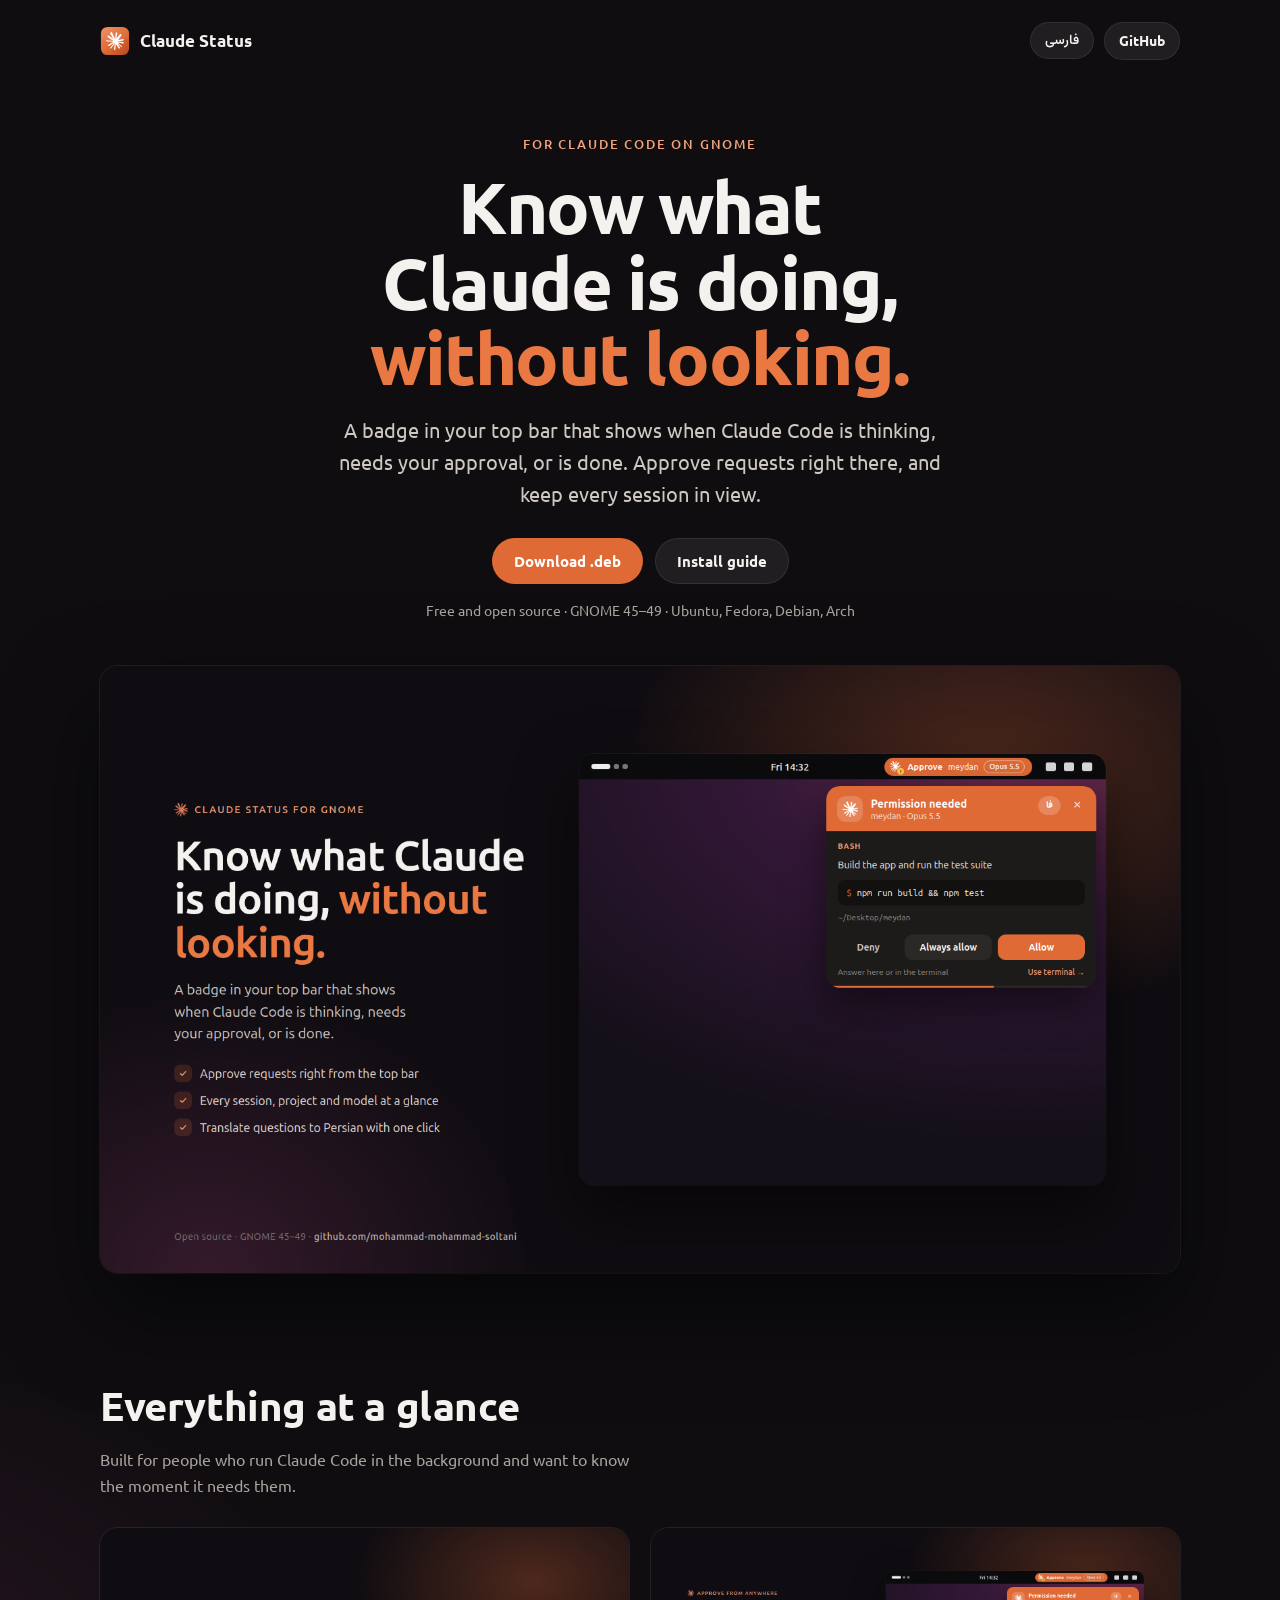
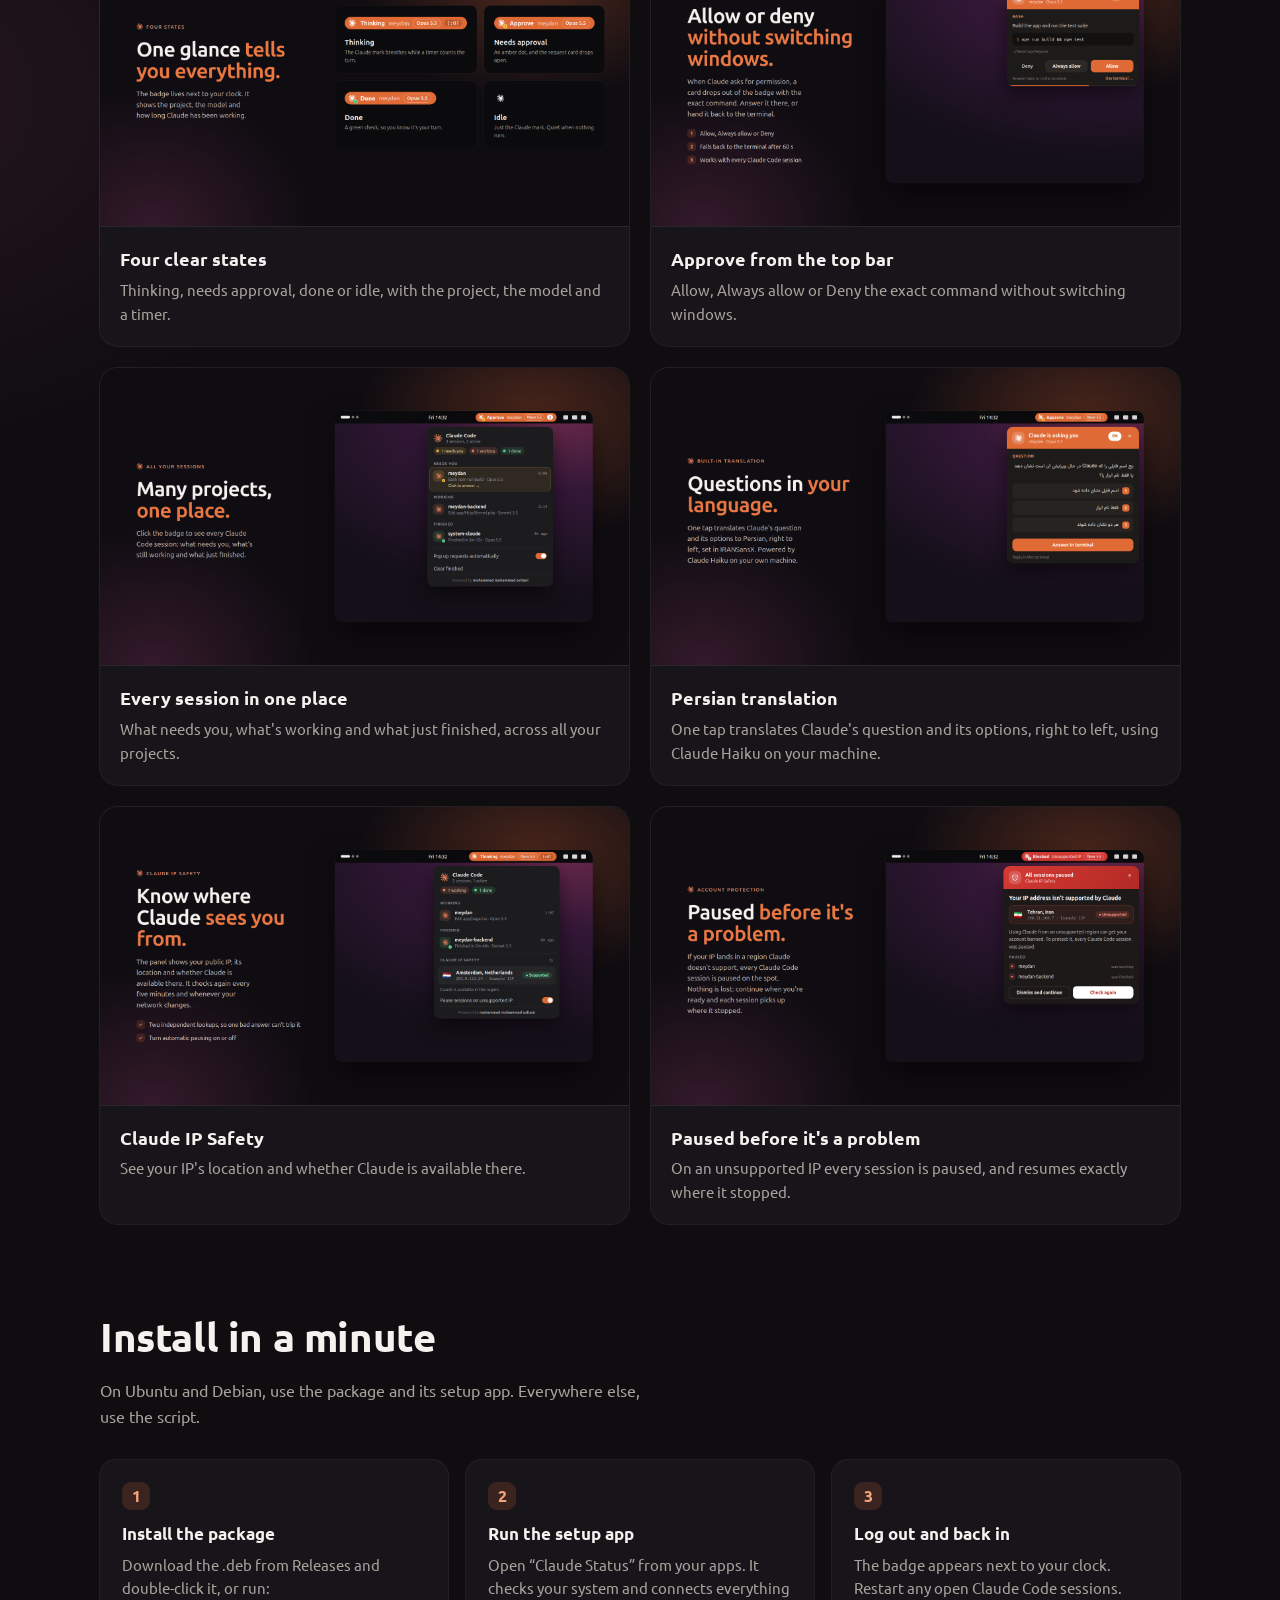
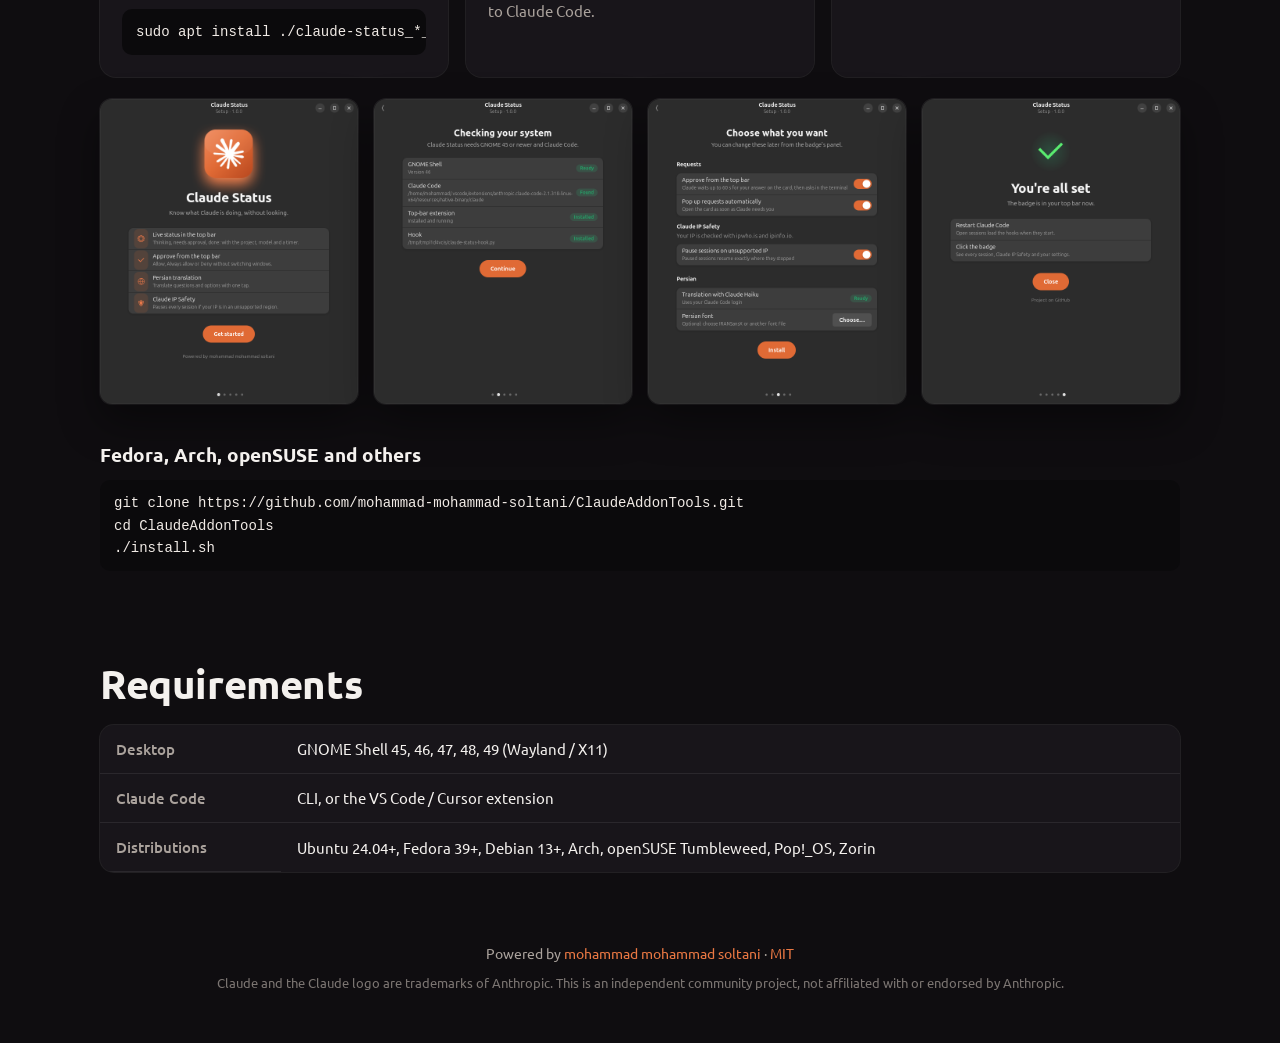
<file: index.html>
<!doctype html>
<html lang="en">
<head>
<meta charset="utf-8">
<meta name="viewport" content="width=device-width, initial-scale=1">
<title>Claude Status for GNOME</title>
<meta name="description" content="A GNOME top-bar badge for Claude Code: see when Claude is thinking, needs approval or is done, and approve requests from the top bar.">
<meta property="og:title" content="Claude Status for GNOME">
<meta property="og:description" content="Know what Claude is doing, without looking.">
<meta property="og:image" content="images/hero.png">
<link rel="icon" href="images/icon.svg">
<link rel="preconnect" href="https://fonts.googleapis.com">
<link rel="stylesheet" href="https://fonts.googleapis.com/css2?family=Ubuntu:wght@400;500;700&family=Ubuntu+Mono&family=Vazirmatn:wght@400;600;800&display=swap">
<style>
:root{--bg:#0f0d10;--panel:#18151a;--line:rgba(255,255,255,.08);--ink:#f4f1ee;--sub:#aaa29c;--o:#e06a35;--o2:#ea7843;
  --ui:"Ubuntu",system-ui,sans-serif;--fa:"Vazirmatn","Ubuntu",sans-serif;--mono:"Ubuntu Mono",ui-monospace,monospace}
*{box-sizing:border-box}
html{scroll-behavior:smooth}
body{margin:0;background:var(--bg);color:var(--ink);font-family:var(--ui);line-height:1.6;
  background-image:radial-gradient(900px 600px at 85% -10%,rgba(224,106,53,.22),transparent 60%),radial-gradient(800px 600px at -10% 40%,rgba(120,50,90,.22),transparent 60%)}
html[lang=fa] body{font-family:var(--fa)}
a{color:var(--o2);text-decoration:none}a:hover{text-decoration:underline}
.wrap{max-width:1120px;margin:0 auto;padding:0 max(20px,env(safe-area-inset-left))}
nav{display:flex;align-items:center;justify-content:space-between;padding:22px 0;gap:12px}
.brand{display:flex;align-items:center;gap:10px;font-weight:700;font-size:17px;color:var(--ink)}
.brand img{width:30px;height:30px}
.nav-r{display:flex;gap:10px;align-items:center}
.btn{display:inline-flex;align-items:center;gap:8px;border-radius:999px;padding:11px 22px;font-weight:600;font-size:15px;border:0;cursor:pointer;font-family:inherit;text-decoration:none!important}
.btn.p{background:var(--o);color:#fff}.btn.p:hover{background:var(--o2)}
.btn.g{background:rgba(255,255,255,.07);color:var(--ink);box-shadow:inset 0 0 0 1px var(--line)}.btn.g:hover{background:rgba(255,255,255,.12)}
.btn.s{padding:8px 15px;font-size:13.5px}
.hero{padding:48px 0 30px;text-align:center}
.eyebrow{display:inline-block;color:#f3a27c;font-size:13px;letter-spacing:.14em;text-transform:uppercase;font-weight:500}
html[lang=fa] .eyebrow{letter-spacing:0;text-transform:none;font-size:15px}
h1{font-size:clamp(38px,6.4vw,72px);line-height:1.05;margin:14px auto 18px;max-width:14ch;letter-spacing:-.02em;text-wrap:balance}
html[lang=fa] h1{line-height:1.3;letter-spacing:0;font-weight:800}
h1 em{font-style:normal;color:var(--o2)}
.lead{font-size:clamp(17px,2vw,20px);color:#cfc8c2;max-width:56ch;margin:0 auto 28px}
.cta{display:flex;gap:12px;justify-content:center;flex-wrap:wrap}
.meta{color:var(--sub);font-size:13.5px;margin-top:16px}
.shot{margin:44px auto 0;border-radius:18px;overflow:hidden;box-shadow:0 40px 90px rgba(0,0,0,.55),0 0 0 1px var(--line)}
.shot img{display:block;width:100%;height:auto}
section{padding:70px 0 10px}
h2{font-size:clamp(28px,3.6vw,40px);margin:0 0 10px;letter-spacing:-.01em;text-wrap:balance}
.sub{color:var(--sub);max-width:60ch;margin:0 0 30px}
.grid{display:grid;grid-template-columns:repeat(auto-fit,minmax(min(100%,460px),1fr));gap:22px}
.card{background:var(--panel);border-radius:18px;overflow:hidden;box-shadow:0 0 0 1px var(--line)}
.card img{display:block;width:100%;height:auto;border-bottom:1px solid var(--line)}
.card div{padding:18px 20px 20px}
.card h3{margin:0 0 4px;font-size:18px}.card p{margin:0;color:var(--sub);font-size:15px}
.steps{display:grid;grid-template-columns:repeat(auto-fit,minmax(min(100%,300px),1fr));gap:18px}
.step{background:var(--panel);border-radius:16px;padding:22px;box-shadow:0 0 0 1px var(--line);min-width:0}
.step b{display:inline-grid;place-items:center;width:28px;height:28px;border-radius:9px;background:rgba(224,106,53,.18);color:#f3a27c;margin-bottom:10px}
.step h3{margin:0 0 6px;font-size:17px}.step p{margin:0 0 10px;color:var(--sub);font-size:14.5px}
pre{margin:0;background:#0b0a0c;border-radius:10px;padding:12px 14px;overflow-x:auto;font-family:var(--mono);font-size:14px;color:#f1ebe6;direction:ltr;text-align:left}
.wiz{display:grid;grid-template-columns:repeat(auto-fit,minmax(min(100%,220px),1fr));gap:16px;margin-top:22px}
.wiz img{width:100%;height:auto;border-radius:12px;box-shadow:0 18px 40px rgba(0,0,0,.4),0 0 0 1px var(--line)}
table{width:100%;border-collapse:collapse;font-size:15px}
.tbl{overflow-x:auto;background:var(--panel);border-radius:14px;box-shadow:0 0 0 1px var(--line)}
td,th{padding:12px 16px;border-bottom:1px solid var(--line);text-align:start}th{color:var(--sub);font-weight:500}
tr:last-child td{border-bottom:0}
footer{padding:60px 0 50px;color:var(--sub);font-size:14px;text-align:center}
footer .tm{font-size:12.5px;opacity:.7;margin-top:8px}
.lang{font-family:var(--fa)}
:focus-visible{outline:2px solid var(--o2);outline-offset:3px}
@media (max-width:560px){.nav-r .gh{display:none}}
</style>
</head>
<body>
<div class="wrap">
  <nav>
    <a class="brand" href="#"><img src="images/icon.svg" alt="">Claude Status</a>
    <div class="nav-r">
      <button class="btn g s lang" id="lang" type="button">فارسی</button>
      <a class="btn g s gh" href="https://github.com/mohammad-mohammad-soltani/ClaudeAddonTools">GitHub</a>
    </div>
  </nav>

  <header class="hero">
    <span class="eyebrow" data-i="eyebrow">For Claude Code on GNOME</span>
    <h1 data-i="h1">Know what Claude is doing, <em>without looking.</em></h1>
    <p class="lead" data-i="lead">A badge in your top bar that shows when Claude Code is thinking, needs your approval, or is done. Approve requests right there, and keep every session in view.</p>
    <div class="cta">
      <a class="btn p" href="https://github.com/mohammad-mohammad-soltani/ClaudeAddonTools/releases/latest" data-i="dl">Download .deb</a>
      <a class="btn g" href="#install" data-i="how">Install guide</a>
    </div>
    <p class="meta" data-i="meta">Free and open source · GNOME 45–49 · Ubuntu, Fedora, Debian, Arch</p>
    <div class="shot"><img data-img="hero" src="images/hero.png" alt="Claude Status badge and approval card in the GNOME top bar" width="1600" height="900"></div>
  </header>

  <section>
    <h2 data-i="fh">Everything at a glance</h2>
    <p class="sub" data-i="fs">Built for people who run Claude Code in the background and want to know the moment it needs them.</p>
    <div class="grid">
      <div class="card"><img data-img="states" src="images/states.png" alt="" loading="lazy" width="1600" height="900"><div><h3 data-i="c1h">Four clear states</h3><p data-i="c1p">Thinking, needs approval, done or idle, with the project, the model and a timer.</p></div></div>
      <div class="card"><img data-img="approve" src="images/approve.png" alt="" loading="lazy" width="1600" height="900"><div><h3 data-i="c2h">Approve from the top bar</h3><p data-i="c2p">Allow, Always allow or Deny the exact command without switching windows.</p></div></div>
      <div class="card"><img data-img="sessions" src="images/sessions.png" alt="" loading="lazy" width="1600" height="900"><div><h3 data-i="c3h">Every session in one place</h3><p data-i="c3p">What needs you, what's working and what just finished, across all your projects.</p></div></div>
      <div class="card"><img data-img="translate" src="images/translate.png" alt="" loading="lazy" width="1600" height="900"><div><h3 data-i="c4h">Persian translation</h3><p data-i="c4p">One tap translates Claude's question and its options, right to left, using Claude Haiku on your machine.</p></div></div>
      <div class="card"><img data-img="ipsafety" src="images/ipsafety.png" alt="" loading="lazy" width="1600" height="900"><div><h3 data-i="c5h">Claude IP Safety</h3><p data-i="c5p">See your IP's location and whether Claude is available there.</p></div></div>
      <div class="card"><img data-img="paused" src="images/paused.png" alt="" loading="lazy" width="1600" height="900"><div><h3 data-i="c6h">Paused before it's a problem</h3><p data-i="c6p">On an unsupported IP every session is paused, and resumes exactly where it stopped.</p></div></div>
    </div>
  </section>

  <section id="install">
    <h2 data-i="ih">Install in a minute</h2>
    <p class="sub" data-i="is">On Ubuntu and Debian, use the package and its setup app. Everywhere else, use the script.</p>
    <div class="steps">
      <div class="step"><b>1</b><h3 data-i="s1h">Install the package</h3><p data-i="s1p">Download the .deb from Releases and double-click it, or run:</p><pre>sudo apt install ./claude-status_*_all.deb</pre></div>
      <div class="step"><b>2</b><h3 data-i="s2h">Run the setup app</h3><p data-i="s2p">Open “Claude Status” from your apps. It checks your system and connects everything to Claude Code.</p></div>
      <div class="step"><b>3</b><h3 data-i="s3h">Log out and back in</h3><p data-i="s3p">The badge appears next to your clock. Restart any open Claude Code sessions.</p></div>
    </div>
    <div class="wiz">
      <img src="images/setup-welcome.png" alt="Setup: welcome" loading="lazy" width="660" height="780">
      <img src="images/setup-check.png" alt="Setup: system check" loading="lazy" width="660" height="780">
      <img src="images/setup-options.png" alt="Setup: options" loading="lazy" width="660" height="780">
      <img src="images/setup-done.png" alt="Setup: done" loading="lazy" width="660" height="780">
    </div>
    <h3 style="margin:36px 0 10px" data-i="oh">Fedora, Arch, openSUSE and others</h3>
    <pre>git clone https://github.com/mohammad-mohammad-soltani/ClaudeAddonTools.git
cd ClaudeAddonTools
./install.sh</pre>
  </section>

  <section>
    <h2 data-i="rh">Requirements</h2>
    <div class="tbl"><table>
      <tr><th data-i="r1">Desktop</th><td>GNOME Shell 45, 46, 47, 48, 49 (Wayland / X11)</td></tr>
      <tr><th>Claude Code</th><td data-i="r2v">CLI, or the VS Code / Cursor extension</td></tr>
      <tr><th data-i="r3">Distributions</th><td>Ubuntu 24.04+, Fedora 39+, Debian 13+, Arch, openSUSE Tumbleweed, Pop!_OS, Zorin</td></tr>
    </table></div>
  </section>

  <footer>
    <div><span data-i="by">Powered by</span> <a href="https://github.com/mohammad-mohammad-soltani">mohammad mohammad soltani</a> · <a href="https://github.com/mohammad-mohammad-soltani/ClaudeAddonTools/blob/main/LICENSE">MIT</a></div>
    <div class="tm" data-i="tm">Claude and the Claude logo are trademarks of Anthropic. This is an independent community project, not affiliated with or endorsed by Anthropic.</div>
  </footer>
</div>

<script>
const FA={eyebrow:'برای Claude Code روی گنوم',h1:'بدانید Claude چه می‌کند، <em>بدون اینکه نگاه کنید.</em>',
lead:'بجی در نوار بالای سیستم که نشان می‌دهد Claude Code در حال فکر کردن است، منتظر اجازهٔ شماست یا کارش تمام شده. درخواست‌ها را همان‌جا تأیید کنید و همهٔ جلسه‌ها را زیر نظر داشته باشید.',
dl:'دانلود بستهٔ deb',how:'راهنمای نصب',meta:'رایگان و متن‌باز · گنوم ۴۵ تا ۴۹ · اوبونتو، فدورا، دبیان، آرچ',
fh:'همه‌چیز در یک نگاه',fs:'برای کسانی که Claude Code را در پس‌زمینه اجرا می‌کنند و می‌خواهند همان لحظه که به آن‌ها نیاز دارد باخبر شوند.',
c1h:'چهار وضعیت روشن',c1p:'در حال فکر، منتظر اجازه، تمام شد یا بیکار؛ همراه با پروژه، مدل و زمان‌سنج.',
c2h:'تأیید از نوار بالا',c2p:'دستور دقیق را بدون عوض کردن پنجره مجاز، همیشه مجاز یا رد کنید.',
c3h:'همهٔ جلسه‌ها یک‌جا',c3p:'کدام منتظر شماست، کدام کار می‌کند و کدام تمام شده؛ در همهٔ پروژه‌ها.',
c4h:'ترجمهٔ فارسی',c4p:'با یک کلیک، سؤال Claude و گزینه‌هایش راست‌چین ترجمه می‌شوند؛ با Claude Haiku روی سیستم خودتان.',
c5h:'Claude IP Safety',c5p:'موقعیت IP خود و در دسترس بودن Claude در آن را ببینید.',
c6h:'توقف پیش از آنکه دیر شود',c6p:'روی IP غیرمجاز همهٔ جلسه‌ها متوقف می‌شوند و دقیقاً از همان‌جا ادامه پیدا می‌کنند.',
ih:'نصب در یک دقیقه',is:'روی اوبونتو و دبیان از بسته و برنامهٔ نصب آن استفاده کنید؛ روی بقیهٔ توزیع‌ها از اسکریپت.',
s1h:'نصب بسته',s1p:'فایل deb را از بخش Releases دانلود کنید و رویش دوبار کلیک کنید، یا این دستور را بزنید:',
s2h:'اجرای برنامهٔ نصب',s2p:'«Claude Status» را از منوی برنامه‌ها باز کنید. سیستم را بررسی می‌کند و همه‌چیز را به Claude Code وصل می‌کند.',
s3h:'خروج و ورود دوباره',s3p:'بج کنار ساعت ظاهر می‌شود. جلسه‌های باز Claude Code را دوباره باز کنید.',
oh:'فدورا، آرچ، openSUSE و بقیه',rh:'پیش‌نیازها',r1:'میزکار',r2v:'نسخهٔ CLI یا افزونهٔ VS Code / Cursor',r3:'توزیع‌ها',
by:'ساخته‌شده توسط',tm:'Claude و لوگوی Claude علامت تجاری Anthropic هستند. این پروژه مستقل است و ارتباطی با Anthropic ندارد.'};
const EN={};document.querySelectorAll('[data-i]').forEach(e=>EN[e.dataset.i]=e.innerHTML);
function setLang(l){
  const fa=l==='fa';document.documentElement.lang=l;document.documentElement.dir=fa?'rtl':'ltr';
  document.querySelectorAll('[data-i]').forEach(e=>{const t=(fa?FA:EN)[e.dataset.i];if(t!=null)e.innerHTML=t});
  document.querySelectorAll('[data-img]').forEach(i=>i.src=`images/${fa?'fa/':''}${i.dataset.img}.png`);
  document.getElementById('lang').textContent=fa?'English':'فارسی';
  try{localStorage.setItem('lang',l)}catch(_){}
}
document.getElementById('lang').onclick=()=>setLang(document.documentElement.lang==='fa'?'en':'fa');
let saved=null;try{saved=localStorage.getItem('lang')}catch(_){}
if(saved==='fa'||(!saved&&/^fa\b/.test(navigator.language||'')))setLang('fa');
</script>
</body>
</html>
</file>
